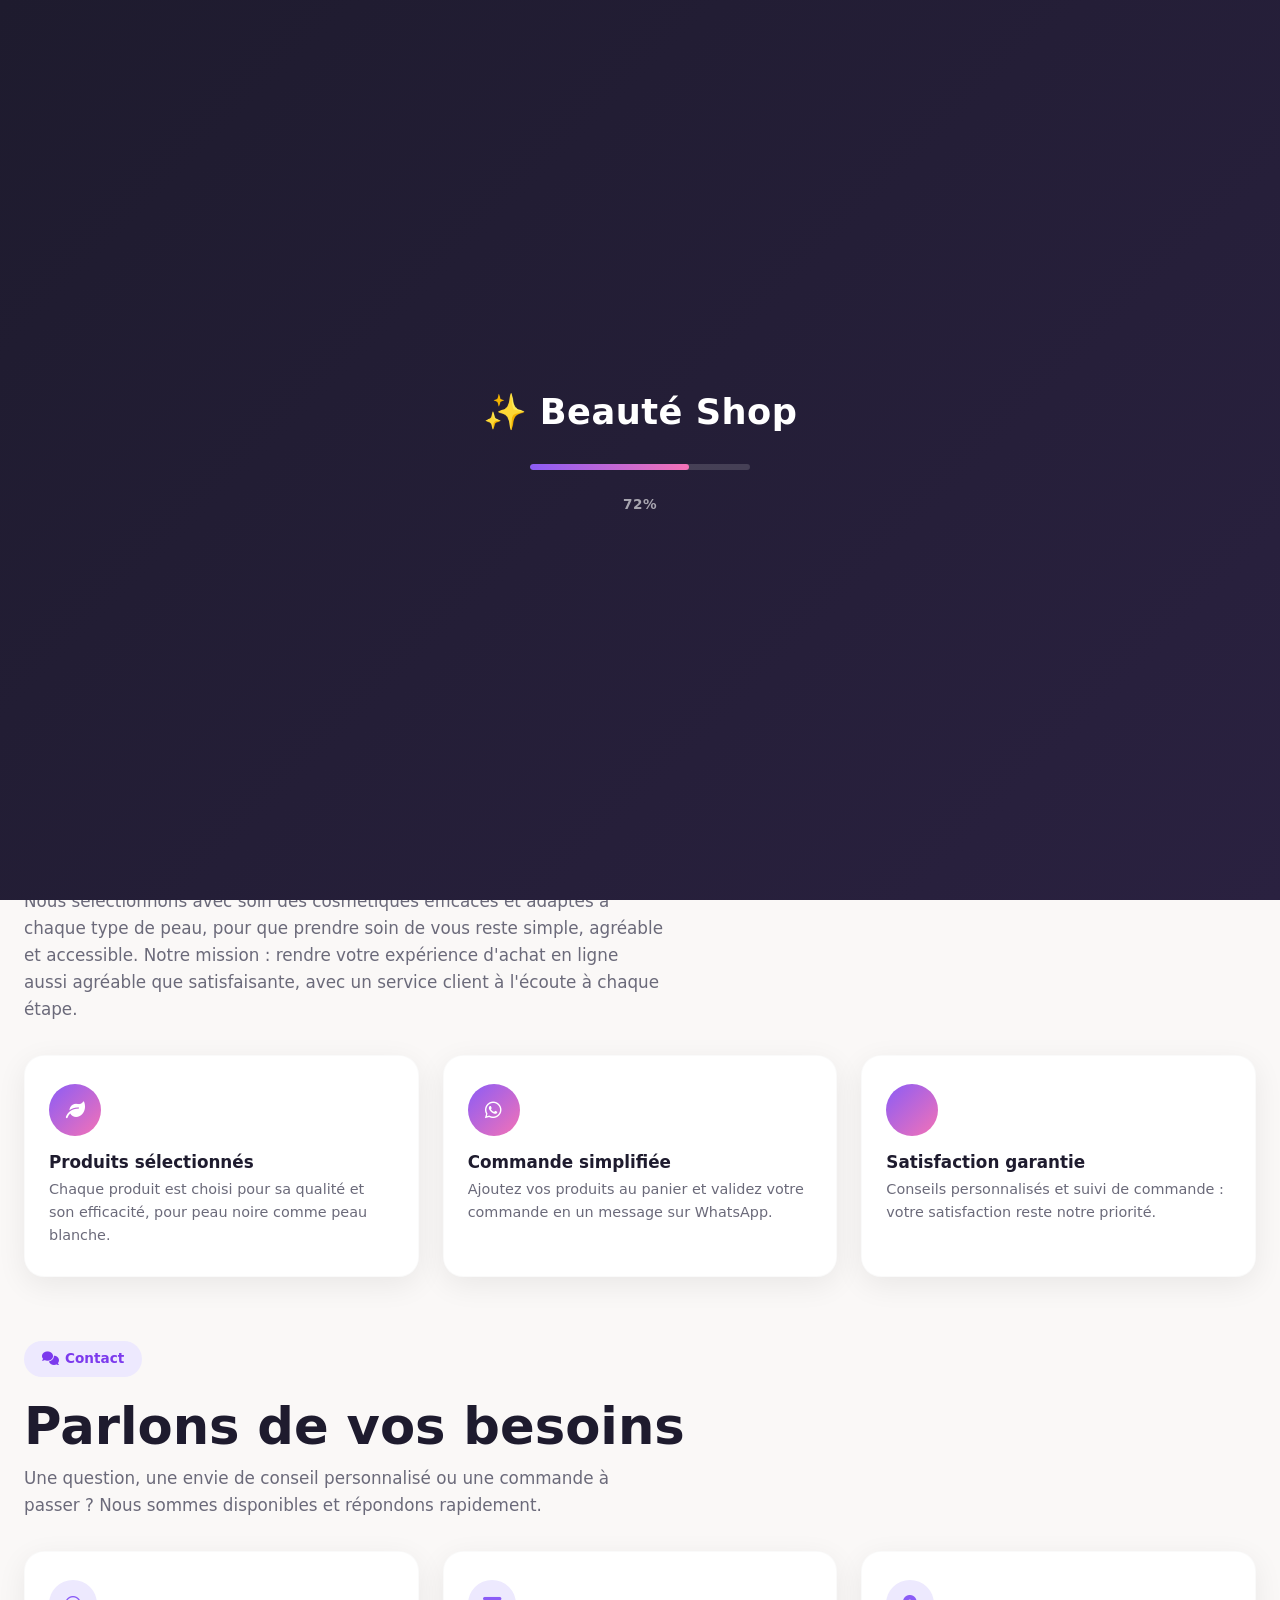
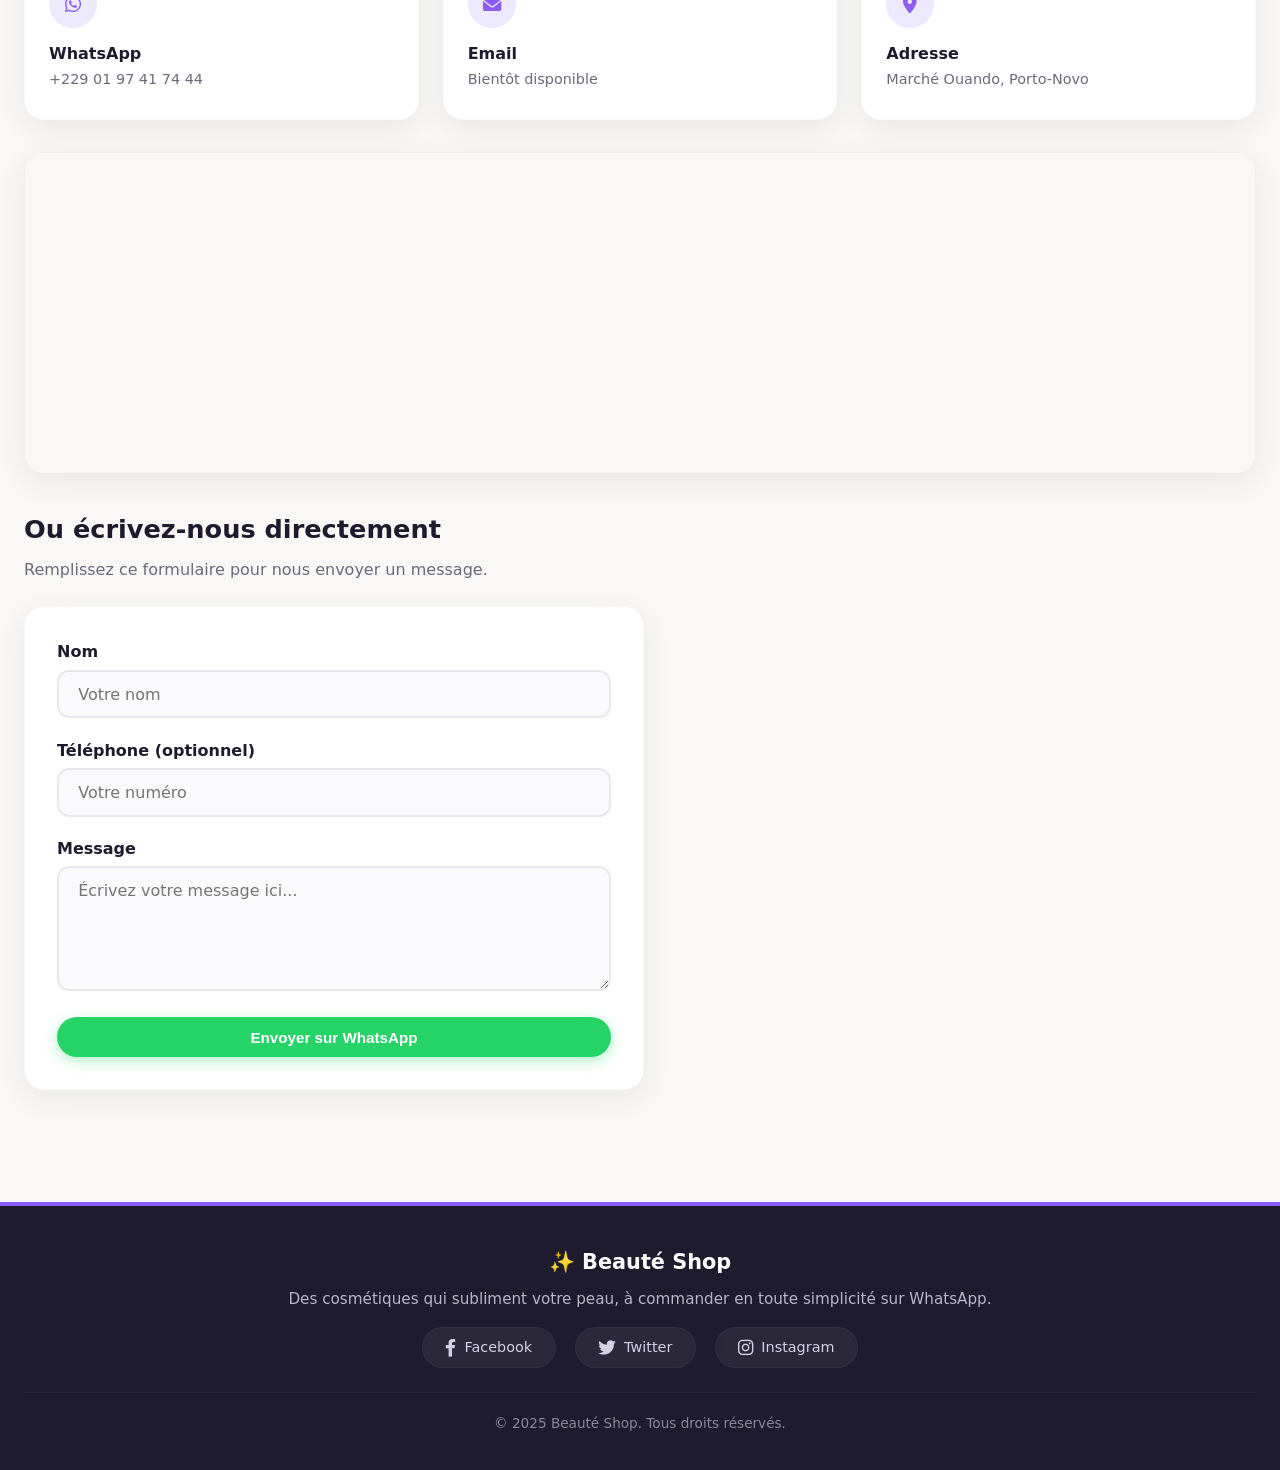
<file: index.html>
<!DOCTYPE html>
<html lang="fr">
<head>
    <meta charset="UTF-8" />
    <meta name="viewport" content="width=device-width, initial-scale=1.0" />
    <title>Magasin en ligne - Cosmétiques</title>
    <!-- Font Awesome 6 -->
    <link rel="stylesheet" href="https://cdnjs.cloudflare.com/ajax/libs/font-awesome/6.0.0-beta3/css/all.min.css" />
    <style>
        /* ============================================================
                   RESET & BASE
                   ============================================================ */
        *,
        *::before,
        *::after {
            margin: 0;
            padding: 0;
            box-sizing: border-box;
        }

        html {
            scroll-behavior: smooth;
        }

        body {
            font-family: 'Segoe UI', Roboto, system-ui, -apple-system, sans-serif;
            background: #faf8f7;
            color: #2d2a2a;
            line-height: 1.6;
            display: flex;
            flex-direction: column;
            min-height: 100vh;
        }

        img {
            max-width: 100%;
            height: auto;
            display: block;
        }

        a {
            text-decoration: none;
            color: inherit;
        }

        ul {
            list-style: none;
        }

        /* ============================================================
                   COULEURS & VARIABLES
                   ============================================================ */
        :root {
            --primary: #8b5cf6;
            --primary-dark: #7c3aed;
            --secondary: #f472b6;
            --accent: #fbbf24;
            --dark: #1e1b2e;
            --text: #2d2a2a;
            --text-light: #6b6a7a;
            --bg: #faf8f7;
            --white: #ffffff;
            --shadow: 0 8px 30px rgba(0, 0, 0, 0.07);
            --shadow-hover: 0 16px 48px rgba(0, 0, 0, 0.12);
            --radius: 20px;
            --radius-sm: 12px;
            --transition: 0.3s cubic-bezier(0.4, 0, 0.2, 1);
            --font: 'Segoe UI', Roboto, system-ui, sans-serif;
        }

        /* ============================================================
                   TYPOGRAPHIE
                   ============================================================ */
        h1,
        h2,
        h3,
        h4 {
            font-weight: 700;
            line-height: 1.2;
            color: var(--dark);
        }

        h1 {
            font-size: clamp(2rem, 5vw, 3.2rem);
            margin-bottom: 0.5rem;
        }

        h2 {
            font-size: clamp(1.4rem, 3vw, 2rem);
            margin: 1.5rem 0 0.75rem;
        }

        p {
            margin-bottom: 1rem;
            color: var(--text-light);
        }

        .price {
            font-weight: 700;
            font-size: 1.25rem;
            color: var(--primary-dark);
            background: #ede9fe;
            display: inline-block;
            padding: 0.2rem 1rem;
            border-radius: 40px;
        }

        /* ============================================================
                   PRÉCHARGEMENT (écran de chargement)
                   ============================================================ */
        body.loading {
            overflow: hidden;
        }

        #preloader {
            position: fixed;
            inset: 0;
            background: linear-gradient(135deg, var(--dark) 0%, #2a2140 100%);
            z-index: 3000;
            display: flex;
            flex-direction: column;
            align-items: center;
            justify-content: center;
            gap: 1.5rem;
            transition: opacity 0.6s ease, visibility 0.6s ease;
        }

        #preloader.hidden {
            opacity: 0;
            visibility: hidden;
            pointer-events: none;
        }

        .preloader-logo {
            font-size: clamp(1.6rem, 5vw, 2.2rem);
            font-weight: 700;
            color: var(--white);
            letter-spacing: 0.5px;
            display: flex;
            align-items: center;
            gap: 0.6rem;
            animation: preloaderPulse 1.6s ease-in-out infinite;
        }

        @keyframes preloaderPulse {
            0%, 100% { opacity: 1; transform: scale(1); }
            50% { opacity: 0.75; transform: scale(0.97); }
        }

        .preloader-bar-track {
            width: 220px;
            max-width: 60vw;
            height: 6px;
            background: rgba(255, 255, 255, 0.15);
            border-radius: 10px;
            overflow: hidden;
        }

        .preloader-bar-fill {
            height: 100%;
            width: 0%;
            background: linear-gradient(90deg, var(--primary), var(--secondary));
            border-radius: 10px;
        }

        .preloader-percent {
            color: rgba(255, 255, 255, 0.6);
            font-size: 0.85rem;
            font-weight: 600;
            letter-spacing: 0.5px;
        }

        /* ============================================================
                   HERO (section d'accueil e-commerce)
                   ============================================================ */
        .hero {
            display: grid;
            grid-template-columns: 1.05fr 0.95fr;
            gap: 3rem;
            align-items: center;
            padding: 2rem 0 3rem;
        }

        .hero-badge {
            display: inline-flex;
            align-items: center;
            gap: 0.4rem;
            background: #ede9fe;
            color: var(--primary-dark);
            font-weight: 700;
            font-size: 0.85rem;
            padding: 0.45rem 1.1rem;
            border-radius: 40px;
            margin-bottom: 1.2rem;
        }

        .hero h1 {
            margin-bottom: 1.2rem;
        }

        .hero-subtitle {
            font-size: 1.05rem;
            max-width: 480px;
            margin-bottom: 2rem;
        }

        .hero-actions {
            display: flex;
            flex-wrap: wrap;
            gap: 1rem;
            margin-bottom: 2.5rem;
        }

        .hero-btn-secondary {
            background: var(--white);
            color: var(--primary);
            border: 2px solid var(--primary);
            box-shadow: none;
        }

        .hero-btn-secondary:hover {
            background: var(--primary);
            color: var(--white);
        }

        .hero-stats {
            display: flex;
            gap: 2rem;
            flex-wrap: wrap;
        }

        .hero-stat {
            display: flex;
            flex-direction: column;
        }

        .hero-stat strong {
            font-size: 1.4rem;
            font-weight: 700;
            color: var(--dark);
        }

        .hero-stat span {
            font-size: 0.85rem;
            color: var(--text-light);
        }

        .hero-visual {
            position: relative;
            display: flex;
            align-items: center;
            justify-content: center;
            min-height: 380px;
        }

        .hero-blob {
            position: absolute;
            width: 340px;
            height: 340px;
            background: linear-gradient(135deg, var(--primary) 0%, var(--secondary) 100%);
            border-radius: 62% 38% 55% 45% / 45% 55% 45% 55%;
            opacity: 0.18;
            filter: blur(2px);
            animation: blobMove 8s ease-in-out infinite;
        }

        @keyframes blobMove {
            0%, 100% { border-radius: 62% 38% 55% 45% / 45% 55% 45% 55%; transform: rotate(0deg); }
            50% { border-radius: 45% 55% 42% 58% / 55% 45% 58% 42%; transform: rotate(8deg); }
        }

        .hero-image {
            position: relative;
            width: 260px;
            height: 260px;
            border-radius: 50%;
            overflow: hidden;
            box-shadow: var(--shadow-hover);
            border: 6px solid var(--white);
            z-index: 2;
        }

        .hero-image img {
            width: 100%;
            height: 100%;
            object-fit: cover;
        }

        .hero-card {
            position: absolute;
            display: flex;
            align-items: center;
            gap: 0.6rem;
            background: var(--white);
            padding: 0.7rem 1.1rem;
            border-radius: var(--radius-sm);
            box-shadow: var(--shadow);
            font-weight: 600;
            font-size: 0.85rem;
            color: var(--dark);
            z-index: 3;
            animation: floatCard 4s ease-in-out infinite;
        }

        .hero-card i {
            color: var(--primary);
            font-size: 1.1rem;
        }

        .hero-card-1 {
            top: 10%;
            left: -4%;
            animation-delay: 0s;
        }

        .hero-card-2 {
            bottom: 8%;
            right: -6%;
            animation-delay: 1.5s;
        }

        @keyframes floatCard {
            0%, 100% { transform: translateY(0); }
            50% { transform: translateY(-10px); }
        }

        @media (max-width: 900px) {
            .hero {
                grid-template-columns: 1fr;
                text-align: center;
                padding-top: 1rem;
            }
            .hero-subtitle {
                margin-left: auto;
                margin-right: auto;
            }
            .hero-actions,
            .hero-stats {
                justify-content: center;
            }
            .hero-visual {
                min-height: 320px;
                margin-top: 1rem;
            }
            .hero-image {
                width: 220px;
                height: 220px;
            }
            .hero-card {
                font-size: 0.78rem;
                padding: 0.55rem 0.9rem;
            }
            .hero-card-1 { left: 2%; }
            .hero-card-2 { right: 2%; }
        }

        @media (max-width: 480px) {
            .hero-stats {
                gap: 1.2rem;
            }
            .hero-image {
                width: 180px;
                height: 180px;
            }
            .hero-card {
                display: none;
            }
        }

        /* ============================================================
                   HEADER / NAVIGATION
                   ============================================================ */
        header {
            background: var(--white);
            box-shadow: 0 2px 16px rgba(0, 0, 0, 0.05);
            position: sticky;
            top: 0;
            z-index: 1000;
            padding: 0 1.5rem;
            display: flex;
            align-items: center;
            justify-content: space-between;
            min-height: 72px;
            border-bottom: 1px solid rgba(139, 92, 246, 0.10);
        }

        header::before {
            content: "✨ Beauté Shop";
            font-weight: 700;
            font-size: 1.3rem;
            color: var(--primary);
            letter-spacing: -0.5px;
        }

        .menu-toggle {
            display: none;
            flex-direction: column;
            gap: 5px;
            background: transparent;
            border: none;
            cursor: pointer;
            padding: 8px 4px;
            z-index: 1001;
        }

        .menu-toggle .hamburger-line {
            width: 28px;
            height: 3px;
            background: var(--dark);
            border-radius: 4px;
            transition: var(--transition);
            transform-origin: center;
        }

        .menu-toggle.active .hamburger-line:nth-child(1) {
            transform: rotate(45deg) translate(5px, 6px);
        }
        .menu-toggle.active .hamburger-line:nth-child(2) {
            opacity: 0;
        }
        .menu-toggle.active .hamburger-line:nth-child(3) {
            transform: rotate(-45deg) translate(5px, -6px);
        }

        nav {
            display: flex;
            align-items: center;
        }

        nav ul {
            display: flex;
            gap: 0.5rem;
            align-items: center;
        }

        nav ul li a {
            padding: 0.6rem 1.2rem;
            border-radius: 40px;
            font-weight: 600;
            font-size: 0.95rem;
            color: var(--text-light);
            transition: var(--transition);
            position: relative;
        }

        nav ul li a:hover,
        nav ul li a:focus {
            color: var(--primary);
            background: rgba(139, 92, 246, 0.08);
        }

        nav ul li a.active {
            color: var(--white);
            background: var(--primary);
            box-shadow: 0 4px 14px rgba(139, 92, 246, 0.3);
        }

        .menu-overlay {
            display: none;
            position: fixed;
            inset: 0;
            background: rgba(0, 0, 0, 0.3);
            backdrop-filter: blur(4px);
            z-index: 998;
        }

        .menu-overlay.open {
            display: block;
        }

        /* ============================================================
                   MAIN & SECTIONS (animations fade-in)
                   ============================================================ */
        main {
            flex: 1;
            max-width: 1280px;
            margin: 0 auto;
            padding: 2rem 1.5rem 3rem;
            width: 100%;
        }

        section {
            opacity: 0;
            transform: translateY(30px);
            transition: opacity 0.8s ease, transform 0.8s ease;
            margin-bottom: 4rem;
            scroll-margin-top: 80px; /* compensation pour header sticky */
        }

        section.visible {
            opacity: 1;
            transform: translateY(0);
        }

        /* délais progressifs pour les éléments internes */
        section h1,
        section h2,
        section p,
        section .product-grid,
        section .liensproduits,
        section .contact-form,
        section .map-container,
        section ul,
        section .more {
            opacity: 0;
            transform: translateY(20px);
            transition: opacity 0.6s ease, transform 0.6s ease;
            transition-delay: 0.1s;
        }

        section.visible h1,
        section.visible h2,
        section.visible p,
        section.visible .product-grid,
        section.visible .liensproduits,
        section.visible .contact-form,
        section.visible .map-container,
        section.visible ul,
        section.visible .more {
            opacity: 1;
            transform: translateY(0);
        }

        .product-grid .product {
            opacity: 0;
            transform: translateY(20px);
            transition: opacity 0.6s ease, transform 0.6s ease, box-shadow 0.3s ease;
            transition-delay: 0.15s;
        }

        section.visible .product-grid .product {
            opacity: 1;
            transform: translateY(0);
        }

        .product-grid .product:nth-child(2) {
            transition-delay: 0.25s;
        }
        .product-grid .product:nth-child(3) {
            transition-delay: 0.35s;
        }
        .product-grid .product:nth-child(4) {
            transition-delay: 0.45s;
        }
        .product-grid .product:nth-child(5) {
            transition-delay: 0.55s;
        }
        .product-grid .product:nth-child(6) {
            transition-delay: 0.65s;
        }

        /* ============================================================
                   PRODUITS – GRILLE
                   ============================================================ */
        .product-grid {
            display: grid;
            grid-template-columns: repeat(auto-fill, minmax(260px, 1fr));
            gap: 2rem;
            margin: 2rem 0;
        }

        .product {
            background: var(--white);
            border-radius: var(--radius);
            padding: 1.25rem 1.25rem 1.5rem;
            box-shadow: var(--shadow);
            transition: var(--transition);
            display: flex;
            flex-direction: column;
            align-items: flex-start;
            border: 1px solid rgba(0, 0, 0, 0.02);
        }

        .product:hover {
            transform: translateY(-6px);
            box-shadow: var(--shadow-hover);
            border-color: rgba(139, 92, 246, 0.15);
        }

        .product img {
            width: 100%;
            aspect-ratio: 1 / 1;
            object-fit: cover;
            border-radius: var(--radius-sm);
            background: #f3f0f5;
            margin-bottom: 1rem;
            transition: var(--transition);
        }

        .product:hover img {
            transform: scale(1.02);
        }

        .product h2 {
            font-size: 1.15rem;
            margin: 0 0 0.4rem;
            color: var(--dark);
        }

        .product p {
            font-size: 0.92rem;
            color: var(--text-light);
            flex: 1;
            margin-bottom: 1rem;
        }

        .product .price {
            font-size: 1.1rem;
            margin: 0.25rem 0 1rem;
            background: #ede9fe;
            padding: 0.2rem 1.2rem;
            border-radius: 40px;
            color: var(--primary-dark);
        }

        .btn,
        .WhatsApp-btn,
        .whatsapp-submit,
        .more {
            display: inline-flex;
            align-items: center;
            justify-content: center;
            gap: 0.5rem;
            padding: 0.7rem 1.8rem;
            border-radius: 40px;
            font-weight: 600;
            font-size: 0.95rem;
            border: none;
            cursor: pointer;
            transition: var(--transition);
            background: var(--primary);
            color: var(--white);
            box-shadow: 0 4px 14px rgba(139, 92, 246, 0.3);
        }

        .btn:hover,
        .WhatsApp-btn:hover,
        .whatsapp-submit:hover,
        .more:hover {
            background: var(--primary-dark);
            transform: scale(1.02);
            box-shadow: 0 6px 20px rgba(139, 92, 246, 0.4);
        }

        .btn:active,
        .WhatsApp-btn:active,
        .whatsapp-submit:active,
        .more:active {
            transform: scale(0.96);
        }

        .WhatsApp-btn {
            background: #25d366;
            box-shadow: 0 4px 14px rgba(37, 211, 102, 0.35);
            width: 100%;
            justify-content: center;
        }

        .WhatsApp-btn:hover {
            background: #1ebe5c;
            box-shadow: 0 6px 20px rgba(37, 211, 102, 0.45);
        }

        .whatsapp-submit {
            background: #25d366;
            box-shadow: 0 4px 14px rgba(37, 211, 102, 0.35);
            width: 100%;
        }

        .whatsapp-submit:hover {
            background: #1ebe5c;
        }

        .more {
            background: var(--secondary);
            box-shadow: 0 4px 14px rgba(244, 114, 182, 0.35);
            margin: 2rem 0 1rem;
        }

        .more:hover {
            background: #ec4899;
            box-shadow: 0 6px 20px rgba(244, 114, 182, 0.45);
        }

        /* ============================================================
                   LIENS PRODUITS (catégories)
                   ============================================================ */
        .liensproduits {
            display: flex;
            flex-wrap: wrap;
            gap: 1rem;
            margin: 1.5rem 0 2rem;
        }

        .liensproduits a {
            padding: 0.7rem 1.8rem;
            border-radius: 40px;
            font-weight: 600;
            background: var(--white);
            color: var(--primary);
            border: 2px solid var(--primary);
            transition: var(--transition);
            cursor: pointer;
            box-shadow: var(--shadow);
        }

        .liensproduits a:hover {
            background: var(--primary);
            color: var(--white);
            transform: translateY(-2px);
        }

        .liensproduits a.active-cat {
            background: var(--primary);
            color: var(--white);
        }

        /* ============================================================
                   SECTIONS PRODUITS (peau noire / blanche)
                   ============================================================ */
        .produitpeaunoir,
        .produitpeaublanche {
            margin: 2rem 0;
        }

        .produitpeaunoir .message,
        .produitpeaublanche .message {
            background: linear-gradient(135deg, #ede9fe 0%, #f3e8ff 100%);
            padding: 1rem 2rem;
            border-radius: var(--radius-sm);
            margin-bottom: 1.5rem;
            border-left: 5px solid var(--primary);
        }

        .produitpeaunoir .message p,
        .produitpeaublanche .message p {
            font-weight: 700;
            font-size: 1.2rem;
            color: var(--dark);
            margin: 0;
        }

        /* ============================================================
                   FORMULAIRE DE CONTACT
                   ============================================================ */
        .form-title {
            margin-top: 2.5rem;
            font-size: 1.6rem;
        }

        .form-subtitle {
            color: var(--text-light);
            margin-bottom: 1.5rem;
        }

        .contact-form {
            background: var(--white);
            padding: 2rem;
            border-radius: var(--radius);
            box-shadow: var(--shadow);
            max-width: 620px;
            margin: 1.5rem 0 2rem;
            border: 1px solid rgba(0, 0, 0, 0.03);
        }

        .contact-form label {
            font-weight: 600;
            display: block;
            margin-bottom: 0.3rem;
            color: var(--dark);
        }

        .contact-form input,
        .contact-form textarea {
            width: 100%;
            padding: 0.8rem 1.2rem;
            border: 2px solid #e9e6ed;
            border-radius: var(--radius-sm);
            font-size: 1rem;
            transition: var(--transition);
            background: #faf9fc;
            font-family: var(--font);
            margin-bottom: 1.2rem;
        }

        .contact-form input:focus,
        .contact-form textarea:focus {
            outline: none;
            border-color: var(--primary);
            background: var(--white);
            box-shadow: 0 0 0 4px rgba(139, 92, 246, 0.12);
        }

        .contact-form textarea {
            resize: vertical;
            min-height: 120px;
        }

        /* ============================================================
                   MAP
                   ============================================================ */
        .map-container {
            border-radius: var(--radius);
            overflow: hidden;
            box-shadow: var(--shadow);
            margin: 1.5rem 0;
            border: 1px solid rgba(0, 0, 0, 0.04);
        }

        .map-container iframe {
            width: 100%;
            height: 320px;
            border: 0;
            display: block;
        }

        /* ============================================================
                   CONTACT – LISTE
                   ============================================================ */
        main ul {
            margin: 1rem 0 1.5rem;
            padding-left: 1.2rem;
        }

        main ul li {
            margin-bottom: 0.6rem;
            color: var(--text-light);
            display: flex;
            align-items: center;
            flex-wrap: wrap;
            gap: 0.5rem;
        }

        main ul li .whatsapp-button {
            background: #25d366;
            border: none;
            color: #fff;
            padding: 0.3rem 1.2rem;
            border-radius: 40px;
            font-weight: 600;
            font-size: 0.85rem;
            cursor: pointer;
            transition: var(--transition);
            box-shadow: 0 2px 8px rgba(37, 211, 102, 0.3);
        }

        main ul li .whatsapp-button:hover {
            background: #1ebe5c;
            transform: scale(1.04);
        }

        /* ============================================================
                   FOOTER
                   ============================================================ */
        .footer {
            background: var(--dark);
            color: #c8c4d6;
            text-align: center;
            padding: 2.5rem 1.5rem 1.5rem;
            margin-top: auto;
            border-top: 4px solid var(--primary);
        }

        .footer p {
            color: #b8b4cc;
            margin-bottom: 0.75rem;
            font-size: 0.95rem;
        }

        .social-media {
            display: flex;
            justify-content: center;
            gap: 1.2rem;
            flex-wrap: wrap;
            margin: 1rem 0 1.5rem;
        }

        .social-media a {
            display: inline-flex;
            align-items: center;
            gap: 0.5rem;
            padding: 0.5rem 1.4rem;
            border-radius: 40px;
            background: rgba(255, 255, 255, 0.06);
            color: #d4d0e6;
            font-weight: 500;
            transition: var(--transition);
            font-size: 0.9rem;
            backdrop-filter: blur(4px);
            border: 1px solid rgba(255, 255, 255, 0.04);
        }

        .social-media a:hover {
            background: var(--primary);
            color: var(--white);
            transform: translateY(-3px);
            border-color: var(--primary);
            box-shadow: 0 8px 24px rgba(139, 92, 246, 0.3);
        }

        .social-media a i {
            font-size: 1.1rem;
        }

        .footer .copyright {
            font-size: 0.85rem;
            opacity: 0.7;
            margin-top: 1.2rem;
            border-top: 1px solid rgba(255, 255, 255, 0.05);
            padding-top: 1.2rem;
        }

        /* ============================================================
                   BADGES & SOUS-TITRES DE SECTION (réutilisables)
                   ============================================================ */
        .section-badge {
            display: inline-flex;
            align-items: center;
            gap: 0.4rem;
            background: #ede9fe;
            color: var(--primary-dark);
            font-weight: 700;
            font-size: 0.85rem;
            padding: 0.45rem 1.1rem;
            border-radius: 40px;
            margin-bottom: 1.2rem;
        }

        .section-subtitle {
            font-size: 1.05rem;
            max-width: 640px;
        }

        /* ============================================================
                   À PROPOS – GRILLE DE VALEURS
                   ============================================================ */
        .about-grid {
            display: grid;
            grid-template-columns: repeat(3, 1fr);
            gap: 1.5rem;
            margin-top: 2rem;
        }

        .about-feature {
            background: var(--white);
            border-radius: var(--radius);
            padding: 1.75rem 1.5rem;
            box-shadow: var(--shadow);
            transition: var(--transition);
            border: 1px solid rgba(0, 0, 0, 0.02);
        }

        .about-feature:hover {
            transform: translateY(-6px);
            box-shadow: var(--shadow-hover);
            border-color: rgba(139, 92, 246, 0.15);
        }

        .about-feature-icon {
            width: 52px;
            height: 52px;
            border-radius: 50%;
            background: linear-gradient(135deg, var(--primary) 0%, var(--secondary) 100%);
            color: var(--white);
            display: flex;
            align-items: center;
            justify-content: center;
            font-size: 1.2rem;
            margin-bottom: 1rem;
        }

        .about-feature h3 {
            font-size: 1.05rem;
            margin-bottom: 0.4rem;
        }

        .about-feature p {
            font-size: 0.9rem;
            margin-bottom: 0;
        }

        /* ============================================================
                   CONTACT – CARTES D'INFOS
                   ============================================================ */
        .contact-info-grid {
            display: grid;
            grid-template-columns: repeat(3, 1fr);
            gap: 1.5rem;
            margin: 2rem 0;
        }

        .contact-card {
            background: var(--white);
            border-radius: var(--radius);
            padding: 1.75rem 1.5rem;
            box-shadow: var(--shadow);
            transition: var(--transition);
            border: 1px solid rgba(0, 0, 0, 0.02);
            display: block;
        }

        a.contact-card:hover {
            transform: translateY(-6px);
            box-shadow: var(--shadow-hover);
            border-color: rgba(139, 92, 246, 0.15);
        }

        .contact-card-icon {
            width: 48px;
            height: 48px;
            border-radius: 50%;
            background: #ede9fe;
            color: var(--primary);
            display: flex;
            align-items: center;
            justify-content: center;
            font-size: 1.15rem;
            margin-bottom: 1rem;
        }

        .contact-card h3 {
            font-size: 1rem;
            margin-bottom: 0.3rem;
        }

        .contact-card p {
            font-size: 0.9rem;
            margin-bottom: 0;
            color: var(--text-light);
            word-break: break-word;
        }

        /* ============================================================
                   FOOTER – marque
                   ============================================================ */
        .footer-brand {
            font-size: 1.3rem;
            font-weight: 700;
            color: var(--white);
            margin-bottom: 0.5rem;
        }

        /* ============================================================
                   RESPONSIVE
                   ============================================================ */
        @media (max-width: 992px) {
            .product-grid {
                grid-template-columns: repeat(auto-fill, minmax(220px, 1fr));
                gap: 1.5rem;
            }
        }

        @media (max-width: 768px) {
            header {
                padding: 0 1rem;
                min-height: 64px;
            }

            header::before {
                font-size: 1.1rem;
            }

            .menu-toggle {
                display: flex;
            }

            nav {
                position: fixed;
                top: 0;
                right: -100%;
                width: 280px;
                max-width: 80vw;
                height: 100vh;
                background: var(--white);
                padding: 2rem 1.5rem;
                box-shadow: -8px 0 40px rgba(0, 0, 0, 0.1);
                transition: right 0.35s cubic-bezier(0.4, 0, 0.2, 1);
                z-index: 999;
                overflow-y: auto;
                display: block;
            }

            nav.open {
                right: 0;
            }

            nav ul {
                flex-direction: column;
                align-items: stretch;
                gap: 0.25rem;
                margin-top: 1.5rem;
            }

            nav ul li a {
                display: block;
                padding: 0.8rem 1rem;
                border-radius: var(--radius-sm);
                font-size: 1.05rem;
            }

            .menu-overlay.open {
                display: block;
            }

            .product-grid {
                grid-template-columns: repeat(auto-fill, minmax(180px, 1fr));
                gap: 1rem;
            }

            .product {
                padding: 1rem;
            }

            .contact-form {
                padding: 1.5rem;
            }

            .map-container iframe {
                height: 220px;
            }

            main {
                padding: 1.5rem 1rem 2rem;
            }

            .liensproduits a {
                padding: 0.5rem 1.2rem;
                font-size: 0.9rem;
            }

            .social-media a {
                padding: 0.4rem 1rem;
                font-size: 0.8rem;
            }

            section {
                scroll-margin-top: 70px;
            }

            .about-grid,
            .contact-info-grid {
                grid-template-columns: 1fr;
            }
        }

        @media (max-width: 480px) {
            .product-grid {
                grid-template-columns: 1fr 1fr;
                gap: 0.8rem;
            }

            .product h2 {
                font-size: 1rem;
            }
            .product p {
                font-size: 0.82rem;
            }
            .product .price {
                font-size: 0.95rem;
                padding: 0.1rem 0.8rem;
            }
            .WhatsApp-btn {
                font-size: 0.8rem;
                padding: 0.5rem 1rem;
            }

            .btn,
            .more {
                font-size: 0.85rem;
                padding: 0.5rem 1.2rem;
            }

            .contact-form input,
            .contact-form textarea {
                padding: 0.6rem 1rem;
                font-size: 0.9rem;
            }

            header::before {
                font-size: 1rem;
            }

            .menu-toggle .hamburger-line {
                width: 24px;
                height: 2.5px;
            }

            .liensproduits {
                gap: 0.6rem;
            }
            .liensproduits a {
                padding: 0.4rem 1rem;
                font-size: 0.8rem;
            }
        }

        @media (max-width: 380px) {
            .product-grid {
                grid-template-columns: 1fr;
            }
        }

        /* ============================================================
                   UTILITAIRES & ANIMATIONS
                   ============================================================ */
        .text-center {
            text-align: center;
        }

        .mt-1 {
            margin-top: 1rem;
        }
        .mt-2 {
            margin-top: 2rem;
        }
        .mb-1 {
            margin-bottom: 1rem;
        }
        .mb-2 {
            margin-bottom: 2rem;
        }

        .badge {
            background: var(--accent);
            color: var(--dark);
            font-size: 0.7rem;
            font-weight: 700;
            padding: 0.15rem 0.8rem;
            border-radius: 40px;
            text-transform: uppercase;
            letter-spacing: 0.5px;
            display: inline-block;
        }

        .produitpeaunoir,
        .produitpeaublanche {
            animation: fadeUp 0.4s ease;
        }

        @keyframes fadeUp {
            from {
                opacity: 0;
                transform: translateY(18px);
            }
            to {
                opacity: 1;
                transform: translateY(0);
            }
        }

        ::-webkit-scrollbar {
            width: 8px;
        }
        ::-webkit-scrollbar-track {
            background: #f1edf5;
        }
        ::-webkit-scrollbar-thumb {
            background: var(--primary);
            border-radius: 10px;
        }
        ::-webkit-scrollbar-thumb:hover {
            background: var(--primary-dark);
        }
    </style>
</head>
<body class="loading">

    <!-- ============================================================
    ÉCRAN DE CHARGEMENT
    ============================================================ -->
    <div id="preloader">
        <div class="preloader-logo">✨ Beauté Shop</div>
        <div class="preloader-bar-track">
            <div class="preloader-bar-fill" id="preloader-bar"></div>
        </div>
        <div class="preloader-percent" id="preloader-percent">0%</div>
    </div>

    <!-- ============================================================
    HEADER
    ============================================================ -->
    <header>
        <button class="menu-toggle" aria-label="Ouvrir le menu" onclick="toggleMenu()">
            <span class="hamburger-line"></span>
            <span class="hamburger-line"></span>
            <span class="hamburger-line"></span>
        </button>

        <nav id="main-nav" role="navigation">
            <ul>
                <li><a href="#home" id="acceuil">Accueil</a></li>
                <li><a href="#about" id="about">À propos</a></li>
                <li><a href="produit.html" id="produits">Produits</a></li>
                <li><a href="#contact" id="contact">Contact</a></li>
            </ul>
        </nav>

        <div id="menu-overlay" class="menu-overlay" onclick="closeMenu()"></div>
    </header>

    <!-- ============================================================
    MAIN
    ============================================================ -->
    <main>

        <!-- ========== ACCUEIL / HERO ========== -->
        <section id="home" class="hero">
            <div class="hero-content">
                <span class="hero-badge"><i class="fa-solid fa-sparkles"></i> Cosmétiques naturels & unifiants</span>
                <h1>Révélez l'éclat naturel de votre peau</h1>
                <p class="hero-subtitle">Des soins soigneusement sélectionnés pour peau noire et peau blanche — crèmes, lotions et sérums qui hydratent, unifient et subliment votre teint au quotidien.</p>
                <div class="hero-actions">
                    <button class="btn" onclick="window.location.href='produit.html'">
                        <i class="fa-solid fa-bag-shopping"></i> Découvrir nos produits
                    </button>
                    <a href="https://wa.me/2290197417444" target="_blank" class="btn hero-btn-secondary">
                        <i class="fa-brands fa-whatsapp"></i> Nous écrire
                    </a>
                </div>
                <div class="hero-stats">
                    <div class="hero-stat">
                        <strong>100%</strong>
                        <span>Produits sélectionnés</span>
                    </div>
                    <div class="hero-stat">
                        <strong>24h</strong>
                        <span>Réponse rapide</span>
                    </div>
                    <div class="hero-stat">
                        <strong>Porto-Novo</strong>
                        <span>Retrait & livraison</span>
                    </div>
                </div>
            </div>
            <div class="hero-visual">
                <div class="hero-blob"></div>
                <div class="hero-card hero-card-1"><i class="fa-solid fa-spa"></i> Soin naturel</div>
                <div class="hero-card hero-card-2"><i class="fa-solid fa-droplet"></i> Hydratation intense</div>
                <div class="hero-image">
                    <img src="images/Creme-eclat-Ametis-2-600x600.png" alt="Produit vedette Beauté Shop" />
                </div>
            </div>
        </section>

        <!-- ========== À PROPOS ========== -->
        <section id="about">
            <span class="section-badge"><i class="fa-solid fa-heart"></i> À propos</span>
            <h1>Une passion pour votre beauté naturelle</h1>
            <p class="section-subtitle">Nous sélectionnons avec soin des cosmétiques efficaces et adaptés à chaque type de peau, pour que prendre soin de vous reste simple, agréable et accessible. Notre mission : rendre votre expérience d'achat en ligne aussi agréable que satisfaisante, avec un service client à l'écoute à chaque étape.</p>

            <div class="about-grid">
                <div class="about-feature">
                    <div class="about-feature-icon"><i class="fa-solid fa-leaf"></i></div>
                    <h3>Produits sélectionnés</h3>
                    <p>Chaque produit est choisi pour sa qualité et son efficacité, pour peau noire comme peau blanche.</p>
                </div>
                <div class="about-feature">
                    <div class="about-feature-icon"><i class="fa-brands fa-whatsapp"></i></div>
                    <h3>Commande simplifiée</h3>
                    <p>Ajoutez vos produits au panier et validez votre commande en un message sur WhatsApp.</p>
                </div>
                <div class="about-feature">
                    <div class="about-feature-icon"><i class="fa-solid fa-heart-circle-check"></i></div>
                    <h3>Satisfaction garantie</h3>
                    <p>Conseils personnalisés et suivi de commande : votre satisfaction reste notre priorité.</p>
                </div>
            </div>
        </section>

        <!-- ========== CONTACT ========== -->
        <section id="contact">
            <span class="section-badge"><i class="fa-solid fa-comments"></i> Contact</span>
            <h1>Parlons de vos besoins</h1>
            <p class="section-subtitle">Une question, une envie de conseil personnalisé ou une commande à passer ? Nous sommes disponibles et répondons rapidement.</p>

            <div class="contact-info-grid">
                <a href="https://wa.me/2290197417444" target="_blank" class="contact-card">
                    <div class="contact-card-icon"><i class="fa-brands fa-whatsapp"></i></div>
                    <h3>WhatsApp</h3>
                    <p>+229 01 97 41 74 44</p>
                </a>
                <div class="contact-card">
                    <div class="contact-card-icon"><i class="fa-solid fa-envelope"></i></div>
                    <h3>Email</h3>
                    <p>Bientôt disponible</p>
                </div>
                <a href="https://www.google.com/maps/search/?api=1&query=March%C3%A9%20Ouando%20Porto-Novo" target="_blank" class="contact-card">
                    <div class="contact-card-icon"><i class="fa-solid fa-location-dot"></i></div>
                    <h3>Adresse</h3>
                    <p>Marché Ouando, Porto-Novo</p>
                </a>
            </div>

            <div class="map-container">
                <iframe
                src="https://www.google.com/maps/embed?pb=!1m18!1m12!1m3!1d1982.060106834703!2d2.6097918385247985!3d6.506463748371463!2m3!1f0!2f0!3f0!3m2!1i1024!2i768!4f13.1!3m3!1m2!1s0x103b50a2f3540283%3A0xc855970a7d862900!2sMarch%C3%A9%20Ouando%2C%20RNIE1%2C%20Porto-Novo!5e0!3m2!1sfr!2sbj!4v1784458458601!5m2!1sfr!2sbj"
                allowfullscreen=""
                loading="lazy"
                referrerpolicy="no-referrer-when-downgrade">
            </iframe>
        </div>

        <h2 class="form-title" id="contacct">Ou écrivez-nous directement</h2>
        <p class="form-subtitle">Remplissez ce formulaire pour nous envoyer un message.</p>

        <form id="contactForm" class="contact-form">
            <label for="nom">Nom</label>
            <input type="text" id="nom" name="nom" placeholder="Votre nom" required />

            <label for="telephone">Téléphone (optionnel)</label>
            <input type="number" id="telephone" name="telephone" placeholder="Votre numéro" />

            <label for="message">Message</label>
            <textarea id="message" name="message" placeholder="Écrivez votre message ici..." rows="5" required></textarea>

            <button type="submit" class="whatsapp-submit">Envoyer sur WhatsApp</button>
        </form>
    </section>

</main>

<!-- ============================================================
FOOTER
============================================================ -->
<footer class="footer">
    <div class="footer-brand">✨ Beauté Shop</div>
    <p>Des cosmétiques qui subliment votre peau, à commander en toute simplicité sur WhatsApp.</p>
    <div class="social-media">
        <a href="https://facebook.com" target="_blank"><i class="fab fa-facebook-f"></i> Facebook</a>
        <a href="https://twitter.com" target="_blank"><i class="fab fa-twitter"></i> Twitter</a>
        <a href="https://instagram.com" target="_blank"><i class="fab fa-instagram"></i> Instagram</a>
    </div>
    <p class="copyright">&copy; 2025 Beauté Shop. Tous droits réservés.</p>
</footer>

<!-- ============================================================
SCRIPTS
============================================================ -->
<script>
    // ========== ÉCRAN DE CHARGEMENT ==========
    (function() {
        const bar = document.getElementById('preloader-bar');
        const percentEl = document.getElementById('preloader-percent');
        const preloader = document.getElementById('preloader');
        let progress = 0;

        const interval = setInterval(() => {
            progress += Math.random() * 15;
            if (progress >= 100) progress = 100;
            bar.style.width = progress + '%';
            percentEl.textContent = Math.floor(progress) + '%';

            if (progress >= 100) {
                clearInterval(interval);
                setTimeout(() => {
                    preloader.classList.add('hidden');
                    document.body.classList.remove('loading');
                }, 350);
            }
        }, 150);
    })();

    // ========== MENU MOBILE ==========
    function toggleMenu() {
        const nav = document.getElementById('main-nav');
        const overlay = document.getElementById('menu-overlay');
        const toggle = document.querySelector('.menu-toggle');
        nav.classList.toggle('open');
        overlay.classList.toggle('open');
        toggle.classList.toggle('active');
    }

    function closeMenu() {
        const nav = document.getElementById('main-nav');
        const overlay = document.getElementById('menu-overlay');
        const toggle = document.querySelector('.menu-toggle');
        nav.classList.remove('open');
        overlay.classList.remove('open');
        toggle.classList.remove('active');
    }

    // ========== DÉFILEMENT FLUIDE AVEC COMPENSATION ==========
    document.querySelectorAll('a[href^="#"]').forEach(anchor => {
        anchor.addEventListener('click', function(e) {
            const targetId = this.getAttribute('href');
            if (targetId === '#') return;
            const targetElement = document.querySelector(targetId);
            if (targetElement) {
                e.preventDefault();
                // Fermer le menu mobile si ouvert
                closeMenu();
                // Calculer la position avec compensation du header
                const headerHeight = document.querySelector('header').offsetHeight;
                const targetPosition = targetElement.getBoundingClientRect().top + window.pageYOffset - headerHeight;
                window.scrollTo({
                    top: targetPosition,
                    behavior: 'smooth'
                });
                // Mettre à jour le lien actif après le défilement
                setTimeout(() => updateActiveLink(), 100);
            }
        });
    });

    // ========== OBSERVER POUR ANIMATIONS FADE-IN ==========
    const sections = document.querySelectorAll('section');
    const observer = new IntersectionObserver((entries) => {
        entries.forEach(entry => {
            if (entry.isIntersecting) {
                entry.target.classList.add('visible');
            }
        });
    }, {
        threshold: 0.15,
        rootMargin: '0px 0px -50px 0px'
    });
    sections.forEach(section => observer.observe(section));

    // ========== SURVILLANCE DU SCROLL POUR LIEN ACTIF ==========
    const navLinks = document.querySelectorAll('#main-nav a[href^="#"]');

    function updateActiveLink() {
        const headerHeight = document.querySelector('header').offsetHeight;
        let currentSectionId = '';

        sections.forEach(section => {
            const sectionTop = section.offsetTop - headerHeight - 50;
            const sectionBottom = sectionTop + section.offsetHeight;
            const scrollY = window.scrollY;

            if (scrollY >= sectionTop && scrollY < sectionBottom) {
                currentSectionId = section.getAttribute('id');
            }
        });

        navLinks.forEach(link => {
            link.classList.remove('active');
            if (link.getAttribute('href') === '#' + currentSectionId) {
                link.classList.add('active');
            }
        });
    }

    // Initialiser et écouter le scroll
    window.addEventListener('scroll', updateActiveLink);
    window.addEventListener('load', updateActiveLink);

    // ========== FORMULAIRES → WHATSAPP ==========
    document.querySelectorAll('.contact-form').forEach(form => {
        form.addEventListener('submit', function(e) {
            e.preventDefault();
            const nom = this.querySelector('input[name="nom"]')?.value || '';
            const tel = this.querySelector('input[name="telephone"]')?.value || '';
            const msg = this.querySelector('textarea[name="message"]')?.value || '';
            const texte =
                `Bonjour%20je%20suis%20${encodeURIComponent(nom)}%0ATéléphone%20:%20${encodeURIComponent(tel)}%0A%0A${encodeURIComponent(msg)}`;
            const url = `https://wa.me/2290197417444?text=${texte}`;
            window.open(url, '_blank');
        });
    });

    // ========== BOUTONS "COMMANDER" → WHATSAPP ==========
    document.querySelectorAll('.WhatsApp-btn').forEach(btn => {
        btn.addEventListener('click', function() {
            const product = this.closest('.product');
            const nom = product?.querySelector('h2')?.textContent || 'Produit';
            const prix = product?.querySelector('.price')?.textContent || '';
            const texte =
                `Bonjour%20je%20souhaite%20commander%20:%20${encodeURIComponent(nom)}%20(${encodeURIComponent(prix)})`;
            const url = `https://wa.me/2290197417444?text=${texte}`;
            window.open(url, '_blank');
        });
    });
</script>

</body>
</html>
</file>
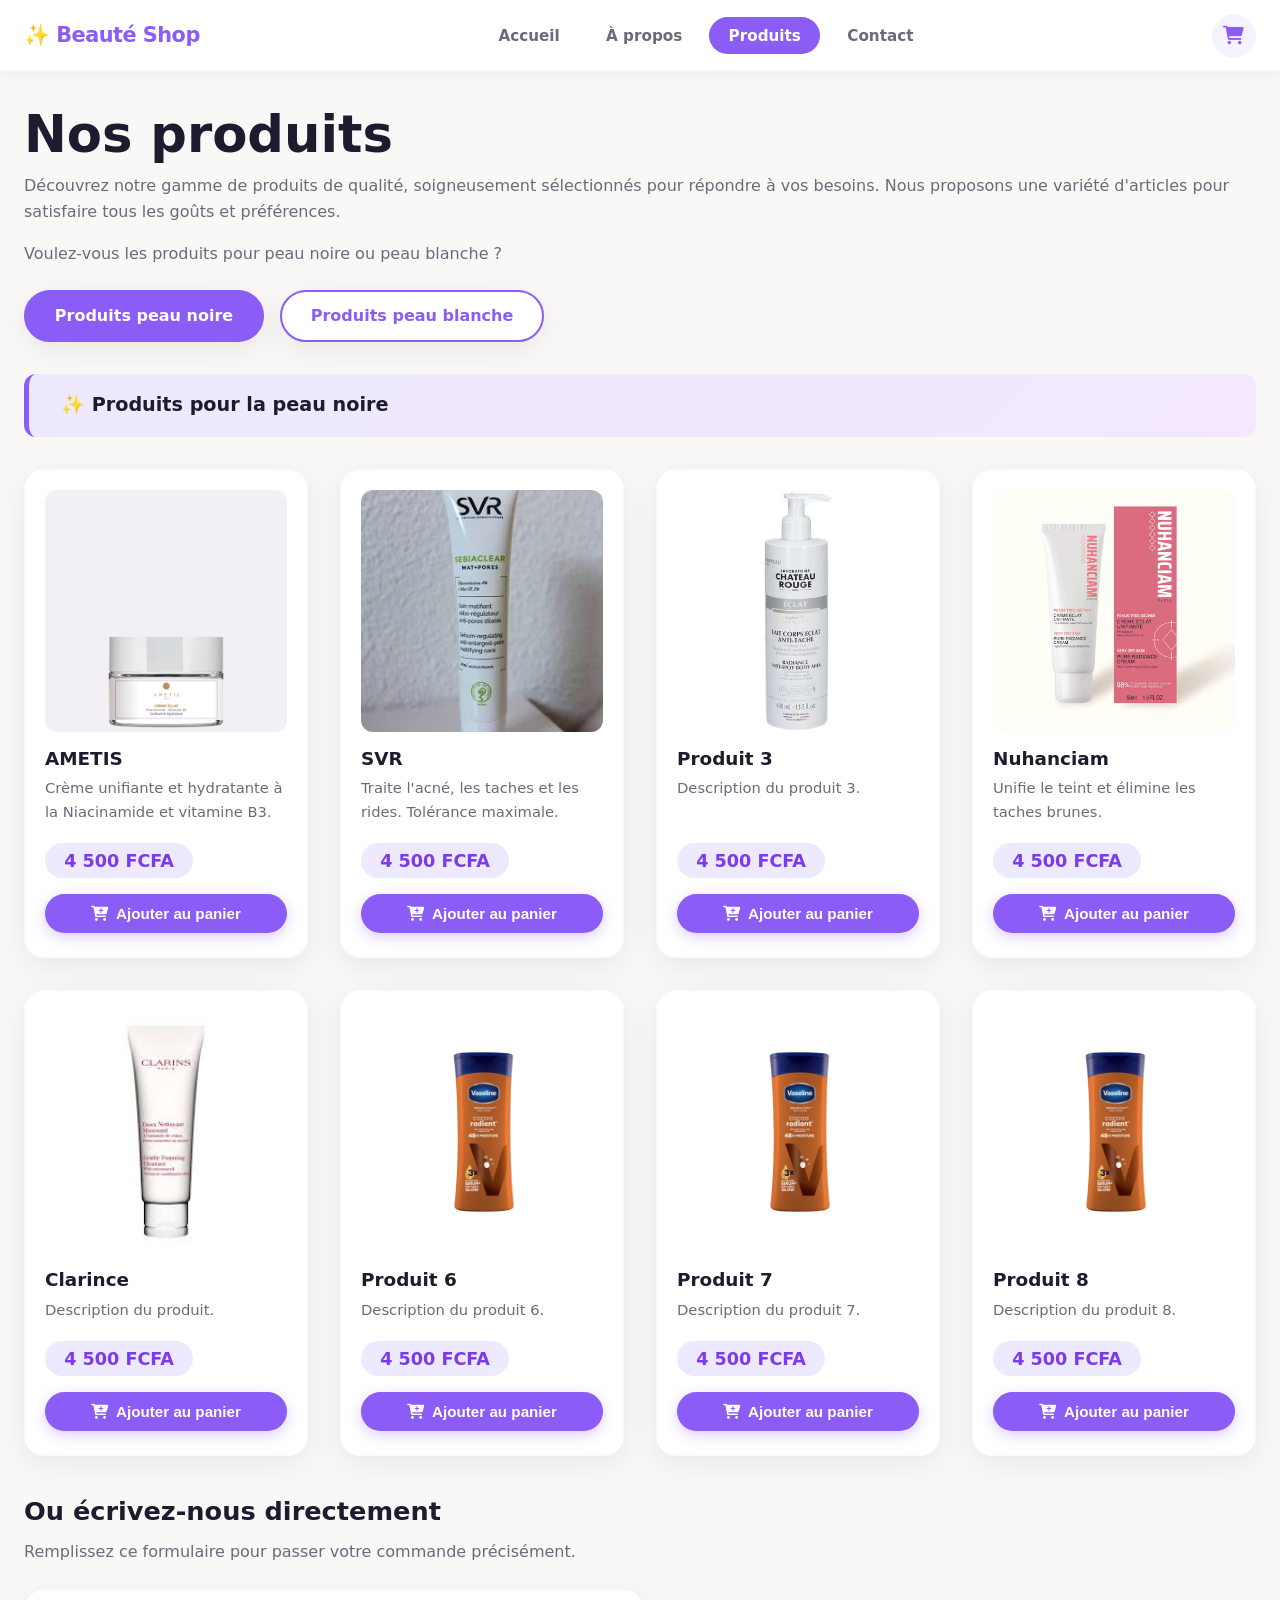
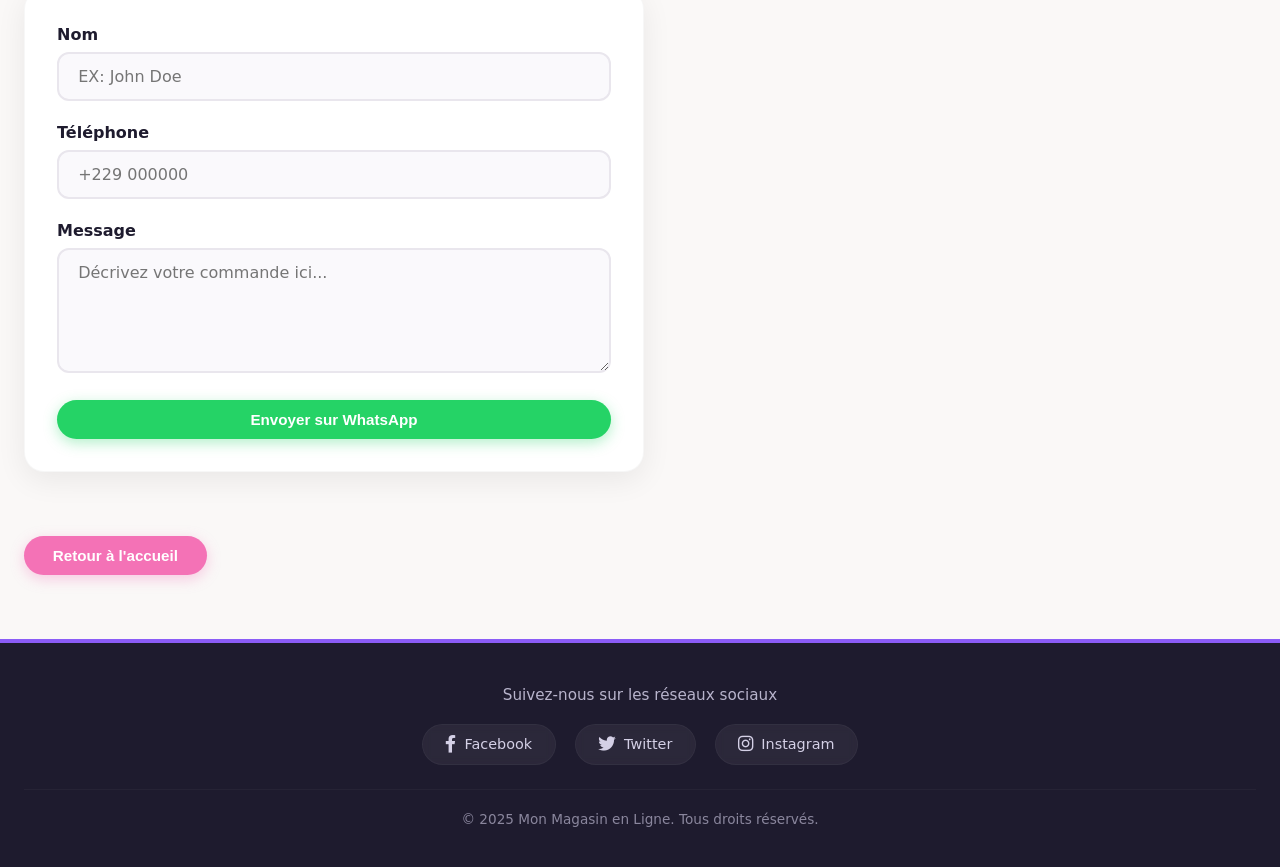
<file: produit.html>
<!DOCTYPE html>
<html lang="fr">
<head>
    <meta charset="UTF-8" />
    <meta name="viewport" content="width=device-width, initial-scale=1.0" />
    <title>Nos Produits - Beauté Shop</title>
    <!-- Font Awesome 6 -->
    <link rel="stylesheet" href="https://cdnjs.cloudflare.com/ajax/libs/font-awesome/6.0.0-beta3/css/all.min.css" />
    <style>
        /* ============================================================
                   RESET & BASE (spécifique à la page produit)
                   ============================================================ */
        *,
        *::before,
        *::after {
            margin: 0;
            padding: 0;
            box-sizing: border-box;
        }

        html {
            scroll-behavior: smooth;
        }

        body {
            font-family: 'Segoe UI', Roboto, system-ui, -apple-system, sans-serif;
            background: #faf8f7;
            color: #2d2a2a;
            line-height: 1.6;
            display: flex;
            flex-direction: column;
            min-height: 100vh;
        }

        img {
            max-width: 100%;
            height: auto;
            display: block;
        }

        a {
            text-decoration: none;
            color: inherit;
        }

        ul {
            list-style: none;
        }

        /* ============================================================
                   COULEURS & VARIABLES (thème e-commerce)
                   ============================================================ */
        :root {
            --primary: #8b5cf6;
            --primary-dark: #7c3aed;
            --secondary: #f472b6;
            --accent: #fbbf24;
            --dark: #1e1b2e;
            --text: #2d2a2a;
            --text-light: #6b6a7a;
            --bg: #faf8f7;
            --white: #ffffff;
            --shadow: 0 8px 30px rgba(0, 0, 0, 0.07);
            --shadow-hover: 0 16px 48px rgba(0, 0, 0, 0.12);
            --radius: 20px;
            --radius-sm: 12px;
            --transition: 0.3s cubic-bezier(0.4, 0, 0.2, 1);
            --font: 'Segoe UI', Roboto, system-ui, sans-serif;
        }

        /* ============================================================
                   TYPOGRAPHIE
                   ============================================================ */
        h1,
        h2,
        h3,
        h4 {
            font-weight: 700;
            line-height: 1.2;
            color: var(--dark);
        }

        h1 {
            font-size: clamp(2rem, 5vw, 3.2rem);
            margin-bottom: 0.5rem;
        }

        h2 {
            font-size: clamp(1.4rem, 3vw, 2rem);
            margin: 1.5rem 0 0.75rem;
        }

        p {
            margin-bottom: 1rem;
            color: var(--text-light);
        }

        .price {
            font-weight: 700;
            font-size: 1.25rem;
            color: var(--primary-dark);
            background: #ede9fe;
            display: inline-block;
            padding: 0.2rem 1rem;
            border-radius: 40px;
        }

        /* ============================================================
                   HEADER / NAVIGATION
                   ============================================================ */
        header {
            background: var(--white);
            box-shadow: 0 2px 16px rgba(0, 0, 0, 0.05);
            position: sticky;
            top: 0;
            z-index: 1000;
            padding: 0 1.5rem;
            display: flex;
            align-items: center;
            justify-content: space-between;
            min-height: 72px;
            border-bottom: 1px solid rgba(139, 92, 246, 0.10);
        }

        header::before {
            content: "✨ Beauté Shop";
            font-weight: 700;
            font-size: 1.3rem;
            color: var(--primary);
            letter-spacing: -0.5px;
        }

        .header-actions {
            display: flex;
            align-items: center;
            gap: 0.75rem;
        }

        /* ---------- Bouton panier (header) ---------- */
        .cart-toggle {
            position: relative;
            background: rgba(139, 92, 246, 0.08);
            border: none;
            width: 44px;
            height: 44px;
            border-radius: 50%;
            display: flex;
            align-items: center;
            justify-content: center;
            cursor: pointer;
            color: var(--primary);
            font-size: 1.15rem;
            transition: var(--transition);
        }

        .cart-toggle:hover {
            background: var(--primary);
            color: var(--white);
            transform: scale(1.05);
        }

        .cart-count {
            position: absolute;
            top: -4px;
            right: -4px;
            background: var(--secondary);
            color: var(--white);
            font-size: 0.7rem;
            font-weight: 700;
            min-width: 18px;
            height: 18px;
            border-radius: 50%;
            display: none;
            align-items: center;
            justify-content: center;
            padding: 0 4px;
            box-shadow: 0 2px 6px rgba(0, 0, 0, 0.2);
        }

        .menu-toggle {
            display: none;
            flex-direction: column;
            gap: 5px;
            background: transparent;
            border: none;
            cursor: pointer;
            padding: 8px 4px;
            z-index: 1001;
        }

        .menu-toggle .hamburger-line {
            width: 28px;
            height: 3px;
            background: var(--dark);
            border-radius: 4px;
            transition: var(--transition);
            transform-origin: center;
        }

        .menu-toggle.active .hamburger-line:nth-child(1) {
            transform: rotate(45deg) translate(5px, 6px);
        }
        .menu-toggle.active .hamburger-line:nth-child(2) {
            opacity: 0;
        }
        .menu-toggle.active .hamburger-line:nth-child(3) {
            transform: rotate(-45deg) translate(5px, -6px);
        }

        nav {
            display: flex;
            align-items: center;
        }

        nav ul {
            display: flex;
            gap: 0.5rem;
            align-items: center;
        }

        nav ul li a {
            padding: 0.6rem 1.2rem;
            border-radius: 40px;
            font-weight: 600;
            font-size: 0.95rem;
            color: var(--text-light);
            transition: var(--transition);
        }

        nav ul li a:hover,
        nav ul li a:focus {
            color: var(--primary);
            background: rgba(139, 92, 246, 0.08);
        }

        nav ul li a.active {
            color: var(--white);
            background: var(--primary);
        }

        .menu-overlay {
            display: none;
            position: fixed;
            inset: 0;
            background: rgba(0, 0, 0, 0.3);
            backdrop-filter: blur(4px);
            z-index: 998;
        }

        .menu-overlay.open {
            display: block;
        }

        /* ============================================================
                   MAIN (conteneur principal)
                   ============================================================ */
        main {
            flex: 1;
            max-width: 1280px;
            margin: 0 auto;
            padding: 2rem 1.5rem 3rem;
            width: 100%;
        }

        /* ============================================================
                   GRILLE PRODUITS (coeur de la page)
                   ============================================================ */
        .product-grid {
            display: grid;
            grid-template-columns: repeat(auto-fill, minmax(260px, 1fr));
            gap: 2rem;
            margin: 2rem 0;
        }

        .product {
            background: var(--white);
            border-radius: var(--radius);
            padding: 1.25rem 1.25rem 1.5rem;
            box-shadow: var(--shadow);
            transition: var(--transition);
            display: flex;
            flex-direction: column;
            align-items: flex-start;
            border: 1px solid rgba(0, 0, 0, 0.02);
        }

        .product:hover {
            transform: translateY(-6px);
            box-shadow: var(--shadow-hover);
            border-color: rgba(139, 92, 246, 0.15);
        }

        .product img {
            width: 100%;
            aspect-ratio: 1 / 1;
            object-fit: cover;
            border-radius: var(--radius-sm);
            background: #f3f0f5;
            margin-bottom: 1rem;
            transition: var(--transition);
        }

        .product:hover img {
            transform: scale(1.02);
        }

        .product h2 {
            font-size: 1.15rem;
            margin: 0 0 0.4rem;
            color: var(--dark);
        }

        .product p {
            font-size: 0.92rem;
            color: var(--text-light);
            flex: 1;
            margin-bottom: 1rem;
        }

        .product .price {
            font-size: 1.1rem;
            margin: 0.25rem 0 1rem;
            background: #ede9fe;
            padding: 0.2rem 1.2rem;
            border-radius: 40px;
            color: var(--primary-dark);
        }

        /* ============================================================
                   BOUTONS (CTA WhatsApp, retour, etc.)
                   ============================================================ */
        .btn,
        .WhatsApp-btn,
        .whatsapp-submit,
        .more,
        .add-cart-btn {
            display: inline-flex;
            align-items: center;
            justify-content: center;
            gap: 0.5rem;
            padding: 0.7rem 1.8rem;
            border-radius: 40px;
            font-weight: 600;
            font-size: 0.95rem;
            border: none;
            cursor: pointer;
            transition: var(--transition);
            background: var(--primary);
            color: var(--white);
            box-shadow: 0 4px 14px rgba(139, 92, 246, 0.3);
        }

        .btn:hover,
        .WhatsApp-btn:hover,
        .whatsapp-submit:hover,
        .more:hover,
        .add-cart-btn:hover {
            background: var(--primary-dark);
            transform: scale(1.02);
            box-shadow: 0 6px 20px rgba(139, 92, 246, 0.4);
        }

        .btn:active,
        .WhatsApp-btn:active,
        .whatsapp-submit:active,
        .more:active,
        .add-cart-btn:active {
            transform: scale(0.96);
        }

        .add-cart-btn {
            width: 100%;
        }

        .add-cart-btn.added {
            background: #22c55e;
            box-shadow: 0 4px 14px rgba(34, 197, 94, 0.35);
        }

        .WhatsApp-btn {
            background: #25d366;
            box-shadow: 0 4px 14px rgba(37, 211, 102, 0.35);
            width: 100%;
            justify-content: center;
        }

        .WhatsApp-btn:hover {
            background: #1ebe5c;
            box-shadow: 0 6px 20px rgba(37, 211, 102, 0.45);
        }

        .whatsapp-submit {
            background: #25d366;
            box-shadow: 0 4px 14px rgba(37, 211, 102, 0.35);
            width: 100%;
        }

        .whatsapp-submit:hover {
            background: #1ebe5c;
        }

        .more {
            background: var(--secondary);
            box-shadow: 0 4px 14px rgba(244, 114, 182, 0.35);
            margin: 2rem 0 1rem;
        }

        .more:hover {
            background: #ec4899;
            box-shadow: 0 6px 20px rgba(244, 114, 182, 0.45);
        }

        /* ============================================================
                   LIENS DE CATÉGORIES (peau noire / blanche)
                   ============================================================ */
        .liensproduits {
            display: flex;
            flex-wrap: wrap;
            gap: 1rem;
            margin: 1.5rem 0 2rem;
        }

        .liensproduits a {
            padding: 0.7rem 1.8rem;
            border-radius: 40px;
            font-weight: 600;
            background: var(--white);
            color: var(--primary);
            border: 2px solid var(--primary);
            transition: var(--transition);
            cursor: pointer;
            box-shadow: var(--shadow);
        }

        .liensproduits a:hover {
            background: var(--primary);
            color: var(--white);
            transform: translateY(-2px);
        }

        .liensproduits a.active-cat {
            background: var(--primary);
            color: var(--white);
        }

        /* ============================================================
                   SECTIONS PRODUITS (peau noire / blanche)
                   ============================================================ */
        .produitpeaunoir,
        .produitpeaublanche {
            margin: 2rem 0;
        }

        .produitpeaunoir .message,
        .produitpeaublanche .message {
            background: linear-gradient(135deg, #ede9fe 0%, #f3e8ff 100%);
            padding: 1rem 2rem;
            border-radius: var(--radius-sm);
            margin-bottom: 1.5rem;
            border-left: 5px solid var(--primary);
        }

        .produitpeaunoir .message p,
        .produitpeaublanche .message p {
            font-weight: 700;
            font-size: 1.2rem;
            color: var(--dark);
            margin: 0;
        }

        /* ============================================================
                   FORMULAIRE DE COMMANDE
                   ============================================================ */
        .form-title {
            margin-top: 2.5rem;
            font-size: 1.6rem;
        }

        .form-subtitle {
            color: var(--text-light);
            margin-bottom: 1.5rem;
        }

        .contact-form {
            background: var(--white);
            padding: 2rem;
            border-radius: var(--radius);
            box-shadow: var(--shadow);
            max-width: 620px;
            margin: 1.5rem 0 2rem;
            border: 1px solid rgba(0, 0, 0, 0.03);
        }

        .contact-form label {
            font-weight: 600;
            display: block;
            margin-bottom: 0.3rem;
            color: var(--dark);
        }

        .contact-form input,
        .contact-form textarea {
            width: 100%;
            padding: 0.8rem 1.2rem;
            border: 2px solid #e9e6ed;
            border-radius: var(--radius-sm);
            font-size: 1rem;
            transition: var(--transition);
            background: #faf9fc;
            font-family: var(--font);
            margin-bottom: 1.2rem;
        }

        .contact-form input:focus,
        .contact-form textarea:focus {
            outline: none;
            border-color: var(--primary);
            background: var(--white);
            box-shadow: 0 0 0 4px rgba(139, 92, 246, 0.12);
        }

        .contact-form textarea {
            resize: vertical;
            min-height: 120px;
        }

        /* ============================================================
                   PANIER (drawer latéral)
                   ============================================================ */
        .cart-overlay {
            display: none;
            position: fixed;
            inset: 0;
            background: rgba(0, 0, 0, 0.35);
            backdrop-filter: blur(3px);
            z-index: 1100;
        }

        .cart-overlay.open {
            display: block;
        }

        .cart-panel {
            position: fixed;
            top: 0;
            right: -100%;
            width: 420px;
            max-width: 92vw;
            height: 100vh;
            background: var(--white);
            box-shadow: -8px 0 40px rgba(0, 0, 0, 0.15);
            z-index: 1101;
            display: flex;
            flex-direction: column;
            transition: right 0.35s cubic-bezier(0.4, 0, 0.2, 1);
        }

        .cart-panel.open {
            right: 0;
        }

        .cart-header {
            display: flex;
            align-items: center;
            justify-content: space-between;
            padding: 1.5rem;
            border-bottom: 1px solid #eee6f5;
        }

        .cart-header h3 {
            font-size: 1.25rem;
            display: flex;
            align-items: center;
            gap: 0.6rem;
        }

        .cart-close {
            background: rgba(139, 92, 246, 0.08);
            border: none;
            width: 38px;
            height: 38px;
            border-radius: 50%;
            cursor: pointer;
            color: var(--dark);
            font-size: 1rem;
            transition: var(--transition);
        }

        .cart-close:hover {
            background: var(--primary);
            color: var(--white);
        }

        .cart-body {
            flex: 1;
            overflow-y: auto;
            padding: 1.25rem 1.5rem;
        }

        .cart-empty {
            text-align: center;
            color: var(--text-light);
            margin-top: 2.5rem;
            font-size: 0.95rem;
        }

        .cart-item {
            display: flex;
            align-items: center;
            gap: 0.9rem;
            padding: 0.9rem 0;
            border-bottom: 1px solid #f1edf5;
        }

        .cart-item img {
            width: 64px;
            height: 64px;
            object-fit: cover;
            border-radius: var(--radius-sm);
            background: #f3f0f5;
            flex-shrink: 0;
        }

        .cart-item-info {
            flex: 1;
            min-width: 0;
        }

        .cart-item-info h4 {
            font-size: 0.95rem;
            margin-bottom: 0.2rem;
            color: var(--dark);
            white-space: nowrap;
            overflow: hidden;
            text-overflow: ellipsis;
        }

        .cart-item-price {
            font-size: 0.85rem;
            color: var(--primary-dark);
            font-weight: 600;
            display: block;
            margin-bottom: 0.4rem;
        }

        .cart-item-qty {
            display: flex;
            align-items: center;
            gap: 0.6rem;
        }

        .cart-item-qty button {
            width: 26px;
            height: 26px;
            border-radius: 50%;
            border: 1px solid #e0dae8;
            background: var(--white);
            cursor: pointer;
            font-weight: 700;
            color: var(--primary);
            transition: var(--transition);
            line-height: 1;
        }

        .cart-item-qty button:hover {
            background: var(--primary);
            color: var(--white);
            border-color: var(--primary);
        }

        .cart-item-qty span {
            min-width: 18px;
            text-align: center;
            font-weight: 600;
            font-size: 0.9rem;
        }

        .cart-item-remove {
            background: transparent;
            border: none;
            color: #c9c4d6;
            cursor: pointer;
            font-size: 1rem;
            padding: 0.4rem;
            transition: var(--transition);
            flex-shrink: 0;
        }

        .cart-item-remove:hover {
            color: #ef4444;
        }

        .cart-footer {
            padding: 1.25rem 1.5rem 1.5rem;
            border-top: 1px solid #eee6f5;
        }

        .cart-total-row {
            display: flex;
            justify-content: space-between;
            align-items: center;
            font-weight: 700;
            font-size: 1.1rem;
            color: var(--dark);
            margin-bottom: 1rem;
        }

        .cart-total-row span:last-child {
            color: var(--primary-dark);
        }

        .cart-checkout {
            width: 100%;
        }

        .cart-checkout:disabled {
            opacity: 0.5;
            cursor: not-allowed;
        }

        .cart-clear {
            background: transparent;
            border: none;
            color: var(--text-light);
            font-size: 0.8rem;
            text-decoration: underline;
            cursor: pointer;
            margin-top: 0.8rem;
            display: block;
            width: 100%;
            text-align: center;
        }

        .cart-clear:hover {
            color: #ef4444;
        }

        /* ============================================================
                   FOOTER
                   ============================================================ */
        .footer {
            background: var(--dark);
            color: #c8c4d6;
            text-align: center;
            padding: 2.5rem 1.5rem 1.5rem;
            margin-top: auto;
            border-top: 4px solid var(--primary);
        }

        .footer p {
            color: #b8b4cc;
            margin-bottom: 0.75rem;
            font-size: 0.95rem;
        }

        .social-media {
            display: flex;
            justify-content: center;
            gap: 1.2rem;
            flex-wrap: wrap;
            margin: 1rem 0 1.5rem;
        }

        .social-media a {
            display: inline-flex;
            align-items: center;
            gap: 0.5rem;
            padding: 0.5rem 1.4rem;
            border-radius: 40px;
            background: rgba(255, 255, 255, 0.06);
            color: #d4d0e6;
            font-weight: 500;
            transition: var(--transition);
            font-size: 0.9rem;
            backdrop-filter: blur(4px);
            border: 1px solid rgba(255, 255, 255, 0.04);
        }

        .social-media a:hover {
            background: var(--primary);
            color: var(--white);
            transform: translateY(-3px);
            border-color: var(--primary);
            box-shadow: 0 8px 24px rgba(139, 92, 246, 0.3);
        }

        .social-media a i {
            font-size: 1.1rem;
        }

        .footer .copyright {
            font-size: 0.85rem;
            opacity: 0.7;
            margin-top: 1.2rem;
            border-top: 1px solid rgba(255, 255, 255, 0.05);
            padding-top: 1.2rem;
        }

        /* ============================================================
                   RESPONSIVE (mobile & tablette)
                   ============================================================ */
        @media (max-width: 992px) {
            .product-grid {
                grid-template-columns: repeat(auto-fill, minmax(220px, 1fr));
                gap: 1.5rem;
            }
        }

        @media (max-width: 768px) {
            header {
                padding: 0 1rem;
                min-height: 64px;
            }

            header::before {
                font-size: 1.1rem;
            }

            .menu-toggle {
                display: flex;
            }

            nav {
                position: fixed;
                top: 0;
                right: -100%;
                width: 280px;
                max-width: 80vw;
                height: 100vh;
                background: var(--white);
                padding: 2rem 1.5rem;
                box-shadow: -8px 0 40px rgba(0, 0, 0, 0.1);
                transition: right 0.35s cubic-bezier(0.4, 0, 0.2, 1);
                z-index: 999;
                overflow-y: auto;
                display: block;
            }

            nav.open {
                right: 0;
            }

            nav ul {
                flex-direction: column;
                align-items: stretch;
                gap: 0.25rem;
                margin-top: 1.5rem;
            }

            nav ul li a {
                display: block;
                padding: 0.8rem 1rem;
                border-radius: var(--radius-sm);
                font-size: 1.05rem;
            }

            .menu-overlay.open {
                display: block;
            }

            .product-grid {
                grid-template-columns: repeat(auto-fill, minmax(180px, 1fr));
                gap: 1rem;
            }

            .product {
                padding: 1rem;
            }

            .contact-form {
                padding: 1.5rem;
            }

            main {
                padding: 1.5rem 1rem 2rem;
            }

            .liensproduits a {
                padding: 0.5rem 1.2rem;
                font-size: 0.9rem;
            }

            .social-media a {
                padding: 0.4rem 1rem;
                font-size: 0.8rem;
            }

            .cart-panel {
                width: 100%;
                max-width: 100vw;
            }
        }

        @media (max-width: 480px) {
            .product-grid {
                grid-template-columns: 1fr 1fr;
                gap: 0.8rem;
            }

            .product h2 {
                font-size: 1rem;
            }
            .product p {
                font-size: 0.82rem;
            }
            .product .price {
                font-size: 0.95rem;
                padding: 0.1rem 0.8rem;
            }
            .WhatsApp-btn,
            .add-cart-btn {
                font-size: 0.8rem;
                padding: 0.5rem 1rem;
            }

            .more {
                font-size: 0.85rem;
                padding: 0.5rem 1.2rem;
            }

            .contact-form input,
            .contact-form textarea {
                padding: 0.6rem 1rem;
                font-size: 0.9rem;
            }

            header::before {
                font-size: 1rem;
            }

            .menu-toggle .hamburger-line {
                width: 24px;
                height: 2.5px;
            }

            .liensproduits {
                gap: 0.6rem;
            }
            .liensproduits a {
                padding: 0.4rem 1rem;
                font-size: 0.8rem;
            }
        }

        @media (max-width: 380px) {
            .product-grid {
                grid-template-columns: 1fr;
            }
        }

        /* ============================================================
                   ANIMATIONS
                   ============================================================ */
        .produitpeaunoir,
        .produitpeaublanche {
            animation: fadeUp 0.4s ease;
        }

        @keyframes fadeUp {
            from {
                opacity: 0;
                transform: translateY(18px);
            }
            to {
                opacity: 1;
                transform: translateY(0);
            }
        }

        /* ============================================================
                   SCROLLBAR
                   ============================================================ */
        ::-webkit-scrollbar {
            width: 8px;
        }
        ::-webkit-scrollbar-track {
            background: #f1edf5;
        }
        ::-webkit-scrollbar-thumb {
            background: var(--primary);
            border-radius: 10px;
        }
        ::-webkit-scrollbar-thumb:hover {
            background: var(--primary-dark);
        }
    </style>
</head>
<body>

    <!-- ============================================================
    HEADER
    ============================================================ -->
    <header>
        <nav id="main-nav" role="navigation">
            <ul>
                <li><a href="index.html#hero">Accueil</a></li>
                <li><a href="index.html#about">À propos</a></li>
                <li><a href="produit.html" class="active">Produits</a></li>
                <li><a href="index.html#contact">Contact</a></li>
            </ul>
        </nav>

        <div class="header-actions">
            <button class="cart-toggle" id="cart-toggle" onclick="openCart()" aria-label="Voir le panier">
                <i class="fa-solid fa-cart-shopping"></i>
                <span class="cart-count" id="cart-count">0</span>
            </button>
            <button class="menu-toggle" aria-label="Ouvrir le menu" onclick="toggleMenu()">
                <span class="hamburger-line"></span>
                <span class="hamburger-line"></span>
                <span class="hamburger-line"></span>
            </button>
        </div>

        <div id="menu-overlay" class="menu-overlay" onclick="closeMenu()"></div>
    </header>

    <!-- ============================================================
    PANIER (drawer)
    ============================================================ -->
    <div id="cart-overlay" class="cart-overlay" onclick="closeCart()"></div>
    <aside class="cart-panel" id="cart-panel" aria-label="Panier">
        <div class="cart-header">
            <h3><i class="fa-solid fa-cart-shopping"></i> Mon panier</h3>
            <button class="cart-close" onclick="closeCart()" aria-label="Fermer le panier">
                <i class="fa-solid fa-xmark"></i>
            </button>
        </div>
        <div class="cart-body">
            <p class="cart-empty" id="cart-empty">Votre panier est vide.</p>
            <div id="cart-items"></div>
        </div>
        <div class="cart-footer">
            <div class="cart-total-row">
                <span>Total</span>
                <span id="cart-total">0 FCFA</span>
            </div>
            <button class="whatsapp-submit cart-checkout" id="cart-checkout" onclick="checkoutWhatsApp()" disabled>
                <i class="fa-brands fa-whatsapp"></i> Valider sur WhatsApp
            </button>
            <button class="cart-clear" onclick="clearCart()">Vider le panier</button>
        </div>
    </aside>

    <!-- ============================================================
    MAIN — PAGE PRODUITS
    ============================================================ -->
    <main>

        <h1>Nos produits</h1>
        <p>Découvrez notre gamme de produits de qualité, soigneusement sélectionnés pour répondre à vos besoins. Nous proposons une variété d'articles pour satisfaire tous les goûts et préférences.</p>
        <p>Voulez-vous les produits pour peau noire ou peau blanche ?</p>

        <!-- Catégories -->
        <div class="liensproduits">
            <a href="#" id="pdn" class="active-cat">Produits peau noire</a>
            <a href="#" id="pdp">Produits peau blanche</a>
        </div>

        <!-- SECTION : Peau noire -->
        <div class="produitpeaunoir" id="produitpeaunoir">
            <div class="message">
                <p>✨ Produits pour la peau noire</p>
            </div>
            <div class="product-grid">
                <!-- Produit 1 -->
                <div class="product">
                    <img src="images/Creme-eclat-Ametis-2-600x600.png" alt="Ametis" />
                    <h2>AMETIS</h2>
                    <p>Crème unifiante et hydratante à la Niacinamide et vitamine B3.</p>
                    <span class="price">4 500 FCFA</span>
                    <button class="add-cart-btn" onclick="addToCart(this)"><i class="fa-solid fa-cart-plus"></i> Ajouter au panier</button>
                </div>
                <!-- Produit 2 -->
                <div class="product">
                    <img src="images/produitSVR.jpg" alt="SVR" />
                    <h2>SVR</h2>
                    <p>Traite l'acné, les taches et les rides. Tolérance maximale.</p>
                    <span class="price">4 500 FCFA</span>
                    <button class="add-cart-btn" onclick="addToCart(this)"><i class="fa-solid fa-cart-plus"></i> Ajouter au panier</button>
                </div>
                <!-- Produit 3 -->
                <div class="product">
                    <img src="images/download.jpg" alt="Produit" />
                    <h2>Produit 3</h2>
                    <p>Description du produit 3.</p>
                    <span class="price">4 500 FCFA</span>
                    <button class="add-cart-btn" onclick="addToCart(this)"><i class="fa-solid fa-cart-plus"></i> Ajouter au panier</button>
                </div>
                <!-- Produit 4 -->
                <div class="product">
                    <img src="images/produitnuhanciam.jpg" alt="Nuhanciam" />
                    <h2>Nuhanciam</h2>
                    <p>Unifie le teint et élimine les taches brunes.</p>
                    <span class="price">4 500 FCFA</span>
                    <button class="add-cart-btn" onclick="addToCart(this)"><i class="fa-solid fa-cart-plus"></i> Ajouter au panier</button>
                </div>
                <!-- Produit 5 -->
                <div class="product">
                    <img src="images/clarince.jpg" alt="Clarince" />
                    <h2>Clarince</h2>
                    <p>Description du produit.</p>
                    <span class="price">4 500 FCFA</span>
                    <button class="add-cart-btn" onclick="addToCart(this)"><i class="fa-solid fa-cart-plus"></i> Ajouter au panier</button>
                </div>
                <!-- Produit 6 -->
                <div class="product">
                    <img src="images/product2.webp" alt="Produit" />
                    <h2>Produit 6</h2>
                    <p>Description du produit 6.</p>
                    <span class="price">4 500 FCFA</span>
                    <button class="add-cart-btn" onclick="addToCart(this)"><i class="fa-solid fa-cart-plus"></i> Ajouter au panier</button>
                </div>
                <!-- Produit 7 -->
                <div class="product">
                    <img src="images/product2.webp" alt="Produit" />
                    <h2>Produit 7</h2>
                    <p>Description du produit 7.</p>
                    <span class="price">4 500 FCFA</span>
                    <button class="add-cart-btn" onclick="addToCart(this)"><i class="fa-solid fa-cart-plus"></i> Ajouter au panier</button>
                </div>
                <!-- Produit 8 -->
                <div class="product">
                    <img src="images/product2.webp" alt="Produit" />
                    <h2>Produit 8</h2>
                    <p>Description du produit 8.</p>
                    <span class="price">4 500 FCFA</span>
                    <button class="add-cart-btn" onclick="addToCart(this)"><i class="fa-solid fa-cart-plus"></i> Ajouter au panier</button>
                </div>
            </div>
        </div>

        <!-- SECTION : Peau blanche -->
        <div class="produitpeaublanche" id="produitpeaublanche" style="display:none;">
            <div class="message">
                <p>🌸 Produits pour la peau blanche</p>
            </div>
            <div class="product-grid">
                <!-- Produit 1 -->
                <div class="product">
                    <img src="images/product2.webp" alt="Produit" />
                    <h2>Produit 1</h2>
                    <p>Description du produit 1.</p>
                    <span class="price">4 500 FCFA</span>
                    <button class="add-cart-btn" onclick="addToCart(this)"><i class="fa-solid fa-cart-plus"></i> Ajouter au panier</button>
                </div>
                <!-- Produit 2 -->
                <div class="product">
                    <img src="images/product2.webp" alt="Produit" />
                    <h2>Produit 2</h2>
                    <p>Description du produit 2.</p>
                    <span class="price">4 500 FCFA</span>
                    <button class="add-cart-btn" onclick="addToCart(this)"><i class="fa-solid fa-cart-plus"></i> Ajouter au panier</button>
                </div>
                <!-- Produit 3 -->
                <div class="product">
                    <img src="images/product2.webp" alt="Produit" />
                    <h2>Produit 3</h2>
                    <p>Description du produit 3.</p>
                    <span class="price">4 500 FCFA</span>
                    <button class="add-cart-btn" onclick="addToCart(this)"><i class="fa-solid fa-cart-plus"></i> Ajouter au panier</button>
                </div>
                <!-- Produit 4 -->
                <div class="product">
                    <img src="images/product2.webp" alt="Produit" />
                    <h2>Produit 4</h2>
                    <p>Description du produit 4.</p>
                    <span class="price">4 500 FCFA</span>
                    <button class="add-cart-btn" onclick="addToCart(this)"><i class="fa-solid fa-cart-plus"></i> Ajouter au panier</button>
                </div>
            </div>
        </div>

        <!-- Formulaire de commande directe -->
        <h2 class="form-title">Ou écrivez-nous directement</h2>
        <p class="form-subtitle">Remplissez ce formulaire pour passer votre commande précisément.</p>

        <form id="contactForm" class="contact-form">
            <label for="nom">Nom</label>
            <input type="text" id="nom" name="nom" placeholder="EX: John Doe" required />

            <label for="telephone">Téléphone</label>
            <input type="number" id="telephone" name="telephone" placeholder="+229 000000" />

            <label for="message">Message</label>
            <textarea id="message" name="message" placeholder="Décrivez votre commande ici..." rows="5" required></textarea>

            <button type="submit" class="whatsapp-submit">Envoyer sur WhatsApp</button>
        </form>

        <!-- Bouton retour -->
        <button class="more" onclick="window.location.href='index.html'">Retour à l'accueil</button>

    </main>

    <!-- ============================================================
    FOOTER
    ============================================================ -->
    <footer class="footer">
        <p>Suivez-nous sur les réseaux sociaux</p>
        <div class="social-media">
            <a href="https://facebook.com" target="_blank"><i class="fab fa-facebook-f"></i> Facebook</a>
            <a href="https://twitter.com" target="_blank"><i class="fab fa-twitter"></i> Twitter</a>
            <a href="https://instagram.com" target="_blank"><i class="fab fa-instagram"></i> Instagram</a>
        </div>
        <p class="copyright">&copy; 2025 Mon Magasin en Ligne. Tous droits réservés.</p>
    </footer>

    <!-- ============================================================
    JAVASCRIPT (spécifique à la page produit)
    ============================================================ -->
    <script>
        const WHATSAPP_NUMBER = "2290197417444";

        // ========== MENU MOBILE ==========
        function toggleMenu() {
            const nav = document.getElementById('main-nav');
            const overlay = document.getElementById('menu-overlay');
            const toggle = document.querySelector('.menu-toggle');
            nav.classList.toggle('open');
            overlay.classList.toggle('open');
            toggle.classList.toggle('active');
        }

        function closeMenu() {
            const nav = document.getElementById('main-nav');
            const overlay = document.getElementById('menu-overlay');
            const toggle = document.querySelector('.menu-toggle');
            nav.classList.remove('open');
            overlay.classList.remove('open');
            toggle.classList.remove('active');
        }

        // Fermer le menu au clic sur un lien
        document.querySelectorAll('#main-nav a').forEach(link => {
            link.addEventListener('click', closeMenu);
        });

        // ========== BASCULE CATÉGORIES (peau noire / blanche) ==========
        const pdnLink = document.getElementById('pdn');
        const pdpLink = document.getElementById('pdp');
        const sectionPeauNoire = document.getElementById('produitpeaunoir');
        const sectionPeauBlanche = document.getElementById('produitpeaublanche');

        function showPeauNoire(e) {
            e.preventDefault();
            sectionPeauNoire.style.display = 'block';
            sectionPeauBlanche.style.display = 'none';
            pdnLink.classList.add('active-cat');
            pdpLink.classList.remove('active-cat');
        }

        function showPeauBlanche(e) {
            e.preventDefault();
            sectionPeauNoire.style.display = 'none';
            sectionPeauBlanche.style.display = 'block';
            pdpLink.classList.add('active-cat');
            pdnLink.classList.remove('active-cat');
        }

        if (pdnLink && pdpLink) {
            pdnLink.addEventListener('click', showPeauNoire);
            pdpLink.addEventListener('click', showPeauBlanche);
        }

        // ========== FORMULAIRE → WHATSAPP (commande libre) ==========
        document.querySelectorAll('.contact-form').forEach(form => {
            form.addEventListener('submit', function(e) {
                e.preventDefault();
                const nom = this.querySelector('input[name="nom"]')?.value || '';
                const tel = this.querySelector('input[name="telephone"]')?.value || '';
                const msg = this.querySelector('textarea[name="message"]')?.value || '';
                const texte = `Bonjour, je suis ${nom}\nTéléphone : ${tel}\n\n${msg}`;
                const url = `https://wa.me/${WHATSAPP_NUMBER}?text=${encodeURIComponent(texte)}`;
                window.open(url, '_blank');
            });
        });

        // ============================================================
        // PANIER
        // ============================================================
        let cart = [];

        function formatFCFA(n) {
            return n.toLocaleString('fr-FR') + ' FCFA';
        }

        function openCart() {
            document.getElementById('cart-panel').classList.add('open');
            document.getElementById('cart-overlay').classList.add('open');
        }

        function closeCart() {
            document.getElementById('cart-panel').classList.remove('open');
            document.getElementById('cart-overlay').classList.remove('open');
        }

        function addToCart(btn) {
            const product = btn.closest('.product');
            const name = product.querySelector('h2').textContent.trim();
            const priceText = product.querySelector('.price').textContent;
            const price = parseInt(priceText.replace(/\D/g, ''), 10) || 0;
            const img = product.querySelector('img').src;

            const existing = cart.find(item => item.name === name);
            if (existing) {
                existing.qty += 1;
            } else {
                cart.push({ name, price, img, qty: 1 });
            }

            updateCartUI();

            // Petit retour visuel sur le bouton
            const original = btn.innerHTML;
            btn.innerHTML = '<i class="fa-solid fa-check"></i> Ajouté';
            btn.classList.add('added');
            setTimeout(() => {
                btn.innerHTML = original;
                btn.classList.remove('added');
            }, 900);
        }

        function changeQty(index, delta) {
            cart[index].qty += delta;
            if (cart[index].qty <= 0) {
                cart.splice(index, 1);
            }
            updateCartUI();
        }

        function removeFromCart(index) {
            cart.splice(index, 1);
            updateCartUI();
        }

        function clearCart() {
            cart = [];
            updateCartUI();
        }

        function updateCartUI() {
            const countEl = document.getElementById('cart-count');
            const totalItems = cart.reduce((sum, item) => sum + item.qty, 0);
            countEl.textContent = totalItems;
            countEl.style.display = totalItems > 0 ? 'flex' : 'none';

            const listEl = document.getElementById('cart-items');
            const emptyEl = document.getElementById('cart-empty');
            const totalEl = document.getElementById('cart-total');
            const checkoutBtn = document.getElementById('cart-checkout');

            if (cart.length === 0) {
                listEl.innerHTML = '';
                emptyEl.style.display = 'block';
                totalEl.textContent = formatFCFA(0);
                checkoutBtn.disabled = true;
                return;
            }

            emptyEl.style.display = 'none';
            checkoutBtn.disabled = false;

            listEl.innerHTML = cart.map((item, index) => `
                <div class="cart-item">
                    <img src="${item.img}" alt="${item.name}">
                    <div class="cart-item-info">
                        <h4>${item.name}</h4>
                        <span class="cart-item-price">${formatFCFA(item.price)}</span>
                        <div class="cart-item-qty">
                            <button onclick="changeQty(${index}, -1)" aria-label="Diminuer">−</button>
                            <span>${item.qty}</span>
                            <button onclick="changeQty(${index}, 1)" aria-label="Augmenter">+</button>
                        </div>
                    </div>
                    <button class="cart-item-remove" onclick="removeFromCart(${index})" aria-label="Retirer">
                        <i class="fa-solid fa-trash"></i>
                    </button>
                </div>
            `).join('');

            const total = cart.reduce((sum, item) => sum + item.price * item.qty, 0);
            totalEl.textContent = formatFCFA(total);
        }

        function checkoutWhatsApp() {
            if (cart.length === 0) return;

            const lignes = cart
                .map(item => `• ${item.name} x${item.qty} — ${formatFCFA(item.price * item.qty)}`)
                .join('\n');
            const total = cart.reduce((sum, item) => sum + item.price * item.qty, 0);

            const message = `Bonjour, je souhaite commander :\n\n${lignes}\n\nTotal : ${formatFCFA(total)}`;
            const url = `https://wa.me/${WHATSAPP_NUMBER}?text=${encodeURIComponent(message)}`;
            window.open(url, '_blank');
        }

        // Fermer le panier avec la touche Échap
        document.addEventListener('keydown', function(e) {
            if (e.key === 'Escape') closeCart();
        });

        // Initialisation de l'affichage du panier
        updateCartUI();
    </script>

</body>
</html>
</file>
